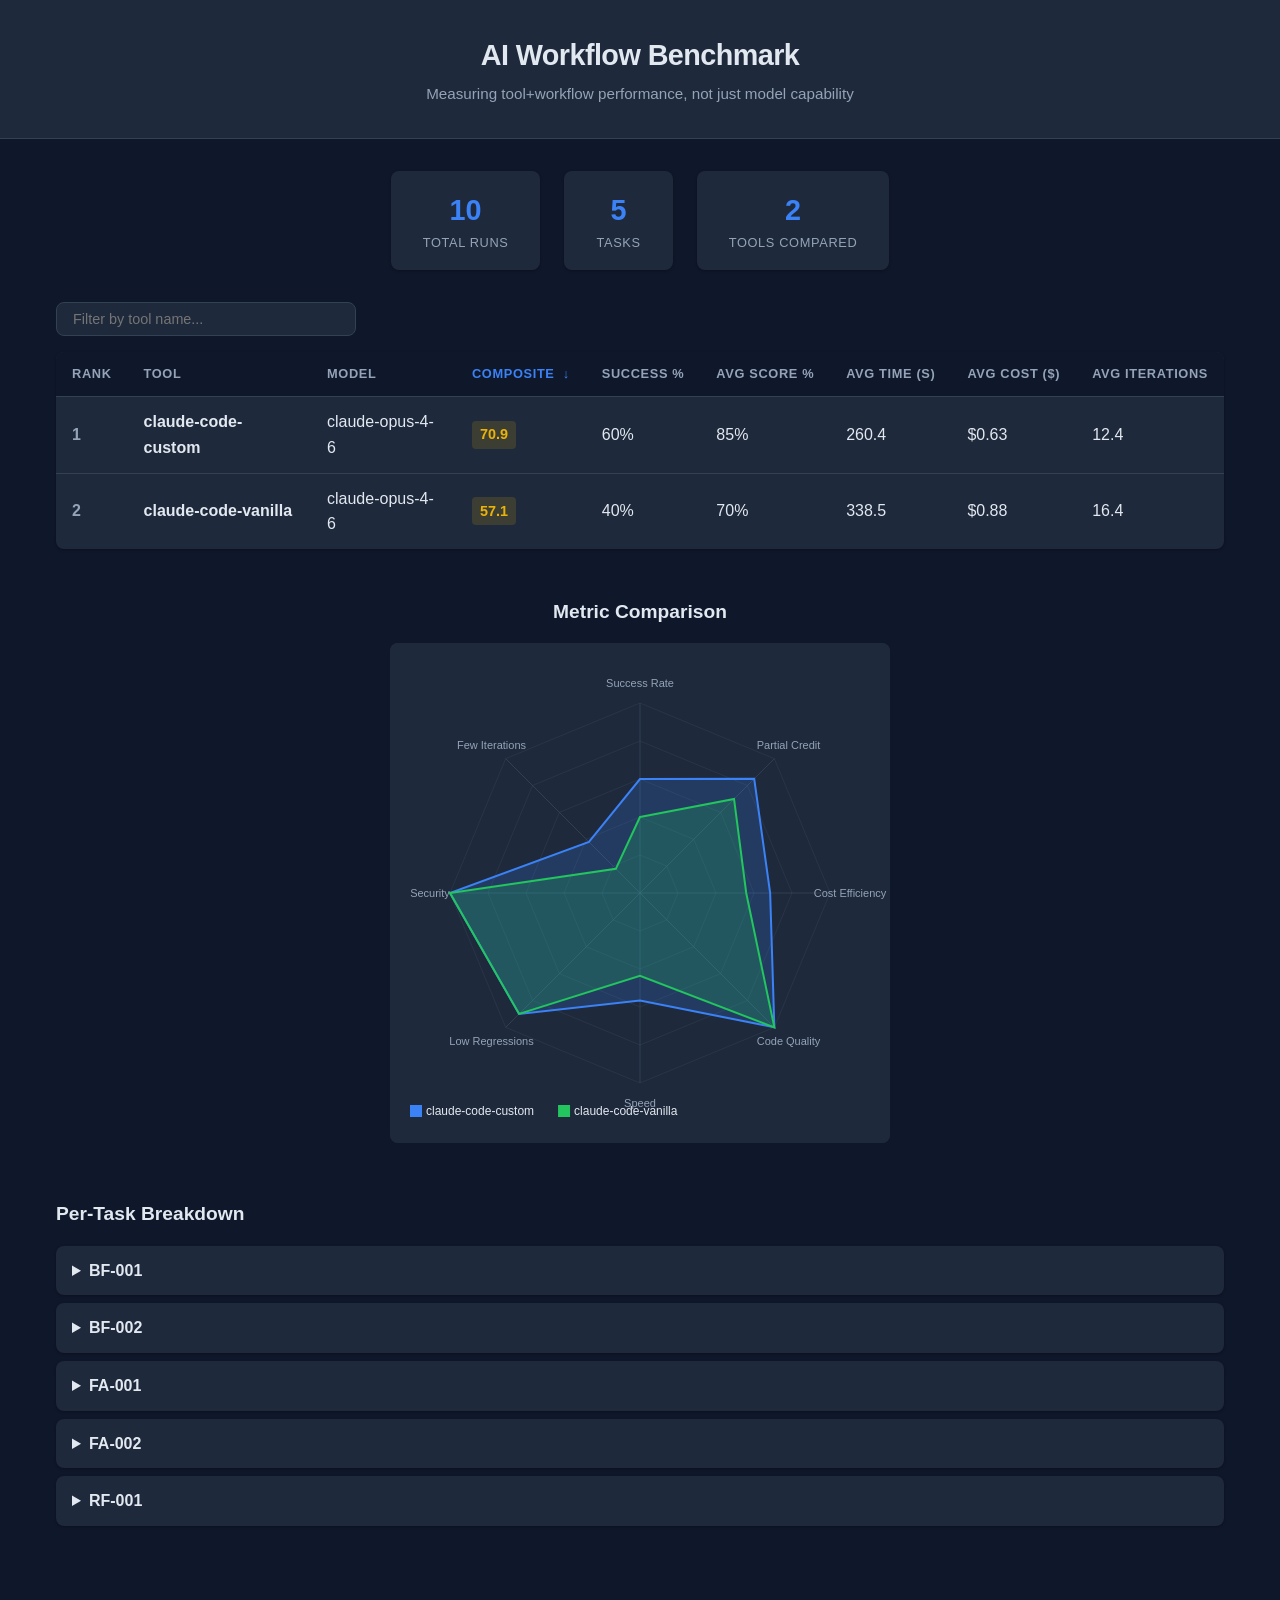
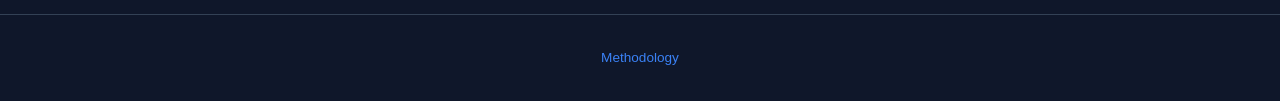
<file: awb/leaderboard/output/index.html>
<!DOCTYPE html>
<html lang="en">
<head>
    <meta charset="UTF-8">
    <meta name="viewport" content="width=device-width, initial-scale=1.0">
    <title>AI Workflow Benchmark - Leaderboard</title>
    <link rel="stylesheet" href="static/style.css">
</head>
<body>
    <header>
        <h1>AI Workflow Benchmark</h1>
        <p class="subtitle">Measuring tool+workflow performance, not just model capability</p>
    </header>

    <div class="container">
        <div class="stats-bar">
            <div class="stat">
                <span class="stat-value">10</span>
                <span class="stat-label">Total Runs</span>
            </div>
            <div class="stat">
                <span class="stat-value">5</span>
                <span class="stat-label">Tasks</span>
            </div>
            <div class="stat">
                <span class="stat-value">2</span>
                <span class="stat-label">Tools Compared</span>
            </div>
        </div>

        
        <div class="controls">
            <input type="text" id="filter-input" placeholder="Filter by tool name..." class="filter-input">
        </div>

        <div class="table-wrapper">
            <table id="leaderboard-table">
                <thead>
                    <tr>
                        <th data-sort="rank">Rank</th>
                        <th data-sort="tool">Tool</th>
                        <th data-sort="model">Model</th>
                        <th data-sort="composite" class="sort-active sort-desc">Composite</th>
                        <th data-sort="success">Success %</th>
                        <th data-sort="score">Avg Score %</th>
                        <th data-sort="time">Avg Time (s)</th>
                        <th data-sort="cost">Avg Cost ($)</th>
                        <th data-sort="iterations">Avg Iterations</th>
                    </tr>
                </thead>
                <tbody>
                    
                    <tr data-tool="claude-code-custom">
                        <td class="rank">1</td>
                        <td class="tool-name">claude-code-custom</td>
                        <td>claude-opus-4-6</td>
                        <td><span class="score-badge score-mid" data-target="70.9">0</span></td>
                        <td><span data-target="60.0">0</span>%</td>
                        <td><span data-target="85.0">0</span>%</td>
                        <td>260.4</td>
                        <td>$0.63</td>
                        <td>12.4</td>
                    </tr>
                    
                    <tr data-tool="claude-code-vanilla">
                        <td class="rank">2</td>
                        <td class="tool-name">claude-code-vanilla</td>
                        <td>claude-opus-4-6</td>
                        <td><span class="score-badge score-mid" data-target="57.1">0</span></td>
                        <td><span data-target="40.0">0</span>%</td>
                        <td><span data-target="70.0">0</span>%</td>
                        <td>338.5</td>
                        <td>$0.88</td>
                        <td>16.4</td>
                    </tr>
                    
                </tbody>
            </table>
        </div>

        <div class="chart-section">
            <h2>Metric Comparison</h2>
            <canvas id="radar-chart" width="500" height="500"></canvas>
        </div>

        
        <div class="breakdown-section">
            <h2>Per-Task Breakdown</h2>
            
            <details>
                <summary>BF-001</summary>
                <div class="task-detail">
                    <table class="detail-table">
                        <thead>
                            <tr>
                                <th>Tool</th>
                                <th>Success</th>
                                <th>Score</th>
                                <th>Time (s)</th>
                                <th>Cost ($)</th>
                            </tr>
                        </thead>
                        <tbody>
                            
                            <tr>
                                <td>claude-code-custom</td>
                                <td><span class="pass">PASS</span></td>
                                <td>100/100</td>
                                <td>187.3</td>
                                <td>$0.38</td>
                            </tr>
                            
                            <tr>
                                <td>claude-code-vanilla</td>
                                <td><span class="pass">PASS</span></td>
                                <td>85/100</td>
                                <td>243.5</td>
                                <td>$0.53</td>
                            </tr>
                            
                        </tbody>
                    </table>
                </div>
            </details>
            
            <details>
                <summary>BF-002</summary>
                <div class="task-detail">
                    <table class="detail-table">
                        <thead>
                            <tr>
                                <th>Tool</th>
                                <th>Success</th>
                                <th>Score</th>
                                <th>Time (s)</th>
                                <th>Cost ($)</th>
                            </tr>
                        </thead>
                        <tbody>
                            
                            <tr>
                                <td>claude-code-custom</td>
                                <td><span class="fail">FAIL</span></td>
                                <td>70/100</td>
                                <td>342.1</td>
                                <td>$0.89</td>
                            </tr>
                            
                            <tr>
                                <td>claude-code-vanilla</td>
                                <td><span class="fail">FAIL</span></td>
                                <td>55/100</td>
                                <td>444.7</td>
                                <td>$1.25</td>
                            </tr>
                            
                        </tbody>
                    </table>
                </div>
            </details>
            
            <details>
                <summary>FA-001</summary>
                <div class="task-detail">
                    <table class="detail-table">
                        <thead>
                            <tr>
                                <th>Tool</th>
                                <th>Success</th>
                                <th>Score</th>
                                <th>Time (s)</th>
                                <th>Cost ($)</th>
                            </tr>
                        </thead>
                        <tbody>
                            
                            <tr>
                                <td>claude-code-custom</td>
                                <td><span class="pass">PASS</span></td>
                                <td>95/100</td>
                                <td>203.7</td>
                                <td>$0.45</td>
                            </tr>
                            
                            <tr>
                                <td>claude-code-vanilla</td>
                                <td><span class="fail">FAIL</span></td>
                                <td>80/100</td>
                                <td>264.8</td>
                                <td>$0.63</td>
                            </tr>
                            
                        </tbody>
                    </table>
                </div>
            </details>
            
            <details>
                <summary>FA-002</summary>
                <div class="task-detail">
                    <table class="detail-table">
                        <thead>
                            <tr>
                                <th>Tool</th>
                                <th>Success</th>
                                <th>Score</th>
                                <th>Time (s)</th>
                                <th>Cost ($)</th>
                            </tr>
                        </thead>
                        <tbody>
                            
                            <tr>
                                <td>claude-code-custom</td>
                                <td><span class="pass">PASS</span></td>
                                <td>100/100</td>
                                <td>156.2</td>
                                <td>$0.31</td>
                            </tr>
                            
                            <tr>
                                <td>claude-code-vanilla</td>
                                <td><span class="pass">PASS</span></td>
                                <td>85/100</td>
                                <td>203.1</td>
                                <td>$0.43</td>
                            </tr>
                            
                        </tbody>
                    </table>
                </div>
            </details>
            
            <details>
                <summary>RF-001</summary>
                <div class="task-detail">
                    <table class="detail-table">
                        <thead>
                            <tr>
                                <th>Tool</th>
                                <th>Success</th>
                                <th>Score</th>
                                <th>Time (s)</th>
                                <th>Cost ($)</th>
                            </tr>
                        </thead>
                        <tbody>
                            
                            <tr>
                                <td>claude-code-custom</td>
                                <td><span class="fail">FAIL</span></td>
                                <td>60/100</td>
                                <td>412.8</td>
                                <td>$1.12</td>
                            </tr>
                            
                            <tr>
                                <td>claude-code-vanilla</td>
                                <td><span class="fail">FAIL</span></td>
                                <td>45/100</td>
                                <td>536.6</td>
                                <td>$1.57</td>
                            </tr>
                            
                        </tbody>
                    </table>
                </div>
            </details>
            
        </div>
        

        
    </div>

    <footer>
        <p><a href="METHODOLOGY.md">Methodology</a></p>
    </footer>

    <script>
        const RESULTS_DATA = [
  {
    "task_id": "BF-001",
    "tool": "claude-code-custom",
    "tool_version": "1.0.42",
    "model": "claude-opus-4-6",
    "run_id": "2026-03-20_sample_run1",
    "timestamp": "2026-03-20T14:30:00Z",
    "outcome": {
      "success": true,
      "partial_credit_score": 100,
      "partial_credit_max": 100,
      "breakdown": []
    },
    "metrics": {
      "wall_clock_seconds": 187.3,
      "iteration_count": 8,
      "human_interventions": 0,
      "tool_calls": {
        "Read": 5,
        "Edit": 3,
        "Bash": 8
      },
      "files_modified": 2,
      "lines_changed": 25
    },
    "cost": {
      "input_tokens": 38000,
      "output_tokens": 7600,
      "estimated_cost_usd": 0.38
    },
    "quality": {
      "lint_delta": 0,
      "security_delta": 0,
      "test_regressions": 0
    },
    "environment": {
      "os": "darwin",
      "hardware": "Apple M3 Max 64GB"
    }
  },
  {
    "task_id": "BF-001",
    "tool": "claude-code-vanilla",
    "tool_version": "1.0.42",
    "model": "claude-opus-4-6",
    "run_id": "2026-03-20_sample_run1",
    "timestamp": "2026-03-20T14:30:00Z",
    "outcome": {
      "success": true,
      "partial_credit_score": 85,
      "partial_credit_max": 100,
      "breakdown": []
    },
    "metrics": {
      "wall_clock_seconds": 243.5,
      "iteration_count": 12,
      "human_interventions": 0,
      "tool_calls": {
        "Read": 5,
        "Edit": 3,
        "Bash": 12
      },
      "files_modified": 2,
      "lines_changed": 25
    },
    "cost": {
      "input_tokens": 53199,
      "output_tokens": 10639,
      "estimated_cost_usd": 0.53
    },
    "quality": {
      "lint_delta": 0,
      "security_delta": 0,
      "test_regressions": 0
    },
    "environment": {
      "os": "darwin",
      "hardware": "Apple M3 Max 64GB"
    }
  },
  {
    "task_id": "BF-002",
    "tool": "claude-code-custom",
    "tool_version": "1.0.42",
    "model": "claude-opus-4-6",
    "run_id": "2026-03-20_sample_run1",
    "timestamp": "2026-03-20T14:30:00Z",
    "outcome": {
      "success": false,
      "partial_credit_score": 70,
      "partial_credit_max": 100,
      "breakdown": []
    },
    "metrics": {
      "wall_clock_seconds": 342.1,
      "iteration_count": 15,
      "human_interventions": 0,
      "tool_calls": {
        "Read": 5,
        "Edit": 3,
        "Bash": 15
      },
      "files_modified": 2,
      "lines_changed": 25
    },
    "cost": {
      "input_tokens": 89000,
      "output_tokens": 17800,
      "estimated_cost_usd": 0.89
    },
    "quality": {
      "lint_delta": 0,
      "security_delta": 0,
      "test_regressions": 1
    },
    "environment": {
      "os": "darwin",
      "hardware": "Apple M3 Max 64GB"
    }
  },
  {
    "task_id": "BF-002",
    "tool": "claude-code-vanilla",
    "tool_version": "1.0.42",
    "model": "claude-opus-4-6",
    "run_id": "2026-03-20_sample_run1",
    "timestamp": "2026-03-20T14:30:00Z",
    "outcome": {
      "success": false,
      "partial_credit_score": 55,
      "partial_credit_max": 100,
      "breakdown": []
    },
    "metrics": {
      "wall_clock_seconds": 444.7,
      "iteration_count": 19,
      "human_interventions": 0,
      "tool_calls": {
        "Read": 5,
        "Edit": 3,
        "Bash": 19
      },
      "files_modified": 2,
      "lines_changed": 25
    },
    "cost": {
      "input_tokens": 124600,
      "output_tokens": 24920,
      "estimated_cost_usd": 1.25
    },
    "quality": {
      "lint_delta": 0,
      "security_delta": 0,
      "test_regressions": 1
    },
    "environment": {
      "os": "darwin",
      "hardware": "Apple M3 Max 64GB"
    }
  },
  {
    "task_id": "FA-001",
    "tool": "claude-code-custom",
    "tool_version": "1.0.42",
    "model": "claude-opus-4-6",
    "run_id": "2026-03-20_sample_run1",
    "timestamp": "2026-03-20T14:30:00Z",
    "outcome": {
      "success": true,
      "partial_credit_score": 95,
      "partial_credit_max": 100,
      "breakdown": []
    },
    "metrics": {
      "wall_clock_seconds": 203.7,
      "iteration_count": 10,
      "human_interventions": 0,
      "tool_calls": {
        "Read": 5,
        "Edit": 3,
        "Bash": 10
      },
      "files_modified": 2,
      "lines_changed": 25
    },
    "cost": {
      "input_tokens": 45000,
      "output_tokens": 9000,
      "estimated_cost_usd": 0.45
    },
    "quality": {
      "lint_delta": 0,
      "security_delta": 0,
      "test_regressions": 0
    },
    "environment": {
      "os": "darwin",
      "hardware": "Apple M3 Max 64GB"
    }
  },
  {
    "task_id": "FA-001",
    "tool": "claude-code-vanilla",
    "tool_version": "1.0.42",
    "model": "claude-opus-4-6",
    "run_id": "2026-03-20_sample_run1",
    "timestamp": "2026-03-20T14:30:00Z",
    "outcome": {
      "success": false,
      "partial_credit_score": 80,
      "partial_credit_max": 100,
      "breakdown": []
    },
    "metrics": {
      "wall_clock_seconds": 264.8,
      "iteration_count": 14,
      "human_interventions": 0,
      "tool_calls": {
        "Read": 5,
        "Edit": 3,
        "Bash": 14
      },
      "files_modified": 2,
      "lines_changed": 25
    },
    "cost": {
      "input_tokens": 63000,
      "output_tokens": 12600,
      "estimated_cost_usd": 0.63
    },
    "quality": {
      "lint_delta": 0,
      "security_delta": 0,
      "test_regressions": 0
    },
    "environment": {
      "os": "darwin",
      "hardware": "Apple M3 Max 64GB"
    }
  },
  {
    "task_id": "FA-002",
    "tool": "claude-code-custom",
    "tool_version": "1.0.42",
    "model": "claude-opus-4-6",
    "run_id": "2026-03-20_sample_run1",
    "timestamp": "2026-03-20T14:30:00Z",
    "outcome": {
      "success": true,
      "partial_credit_score": 100,
      "partial_credit_max": 100,
      "breakdown": []
    },
    "metrics": {
      "wall_clock_seconds": 156.2,
      "iteration_count": 7,
      "human_interventions": 0,
      "tool_calls": {
        "Read": 5,
        "Edit": 3,
        "Bash": 7
      },
      "files_modified": 2,
      "lines_changed": 25
    },
    "cost": {
      "input_tokens": 31000,
      "output_tokens": 6200,
      "estimated_cost_usd": 0.31
    },
    "quality": {
      "lint_delta": 0,
      "security_delta": 0,
      "test_regressions": 0
    },
    "environment": {
      "os": "darwin",
      "hardware": "Apple M3 Max 64GB"
    }
  },
  {
    "task_id": "FA-002",
    "tool": "claude-code-vanilla",
    "tool_version": "1.0.42",
    "model": "claude-opus-4-6",
    "run_id": "2026-03-20_sample_run1",
    "timestamp": "2026-03-20T14:30:00Z",
    "outcome": {
      "success": true,
      "partial_credit_score": 85,
      "partial_credit_max": 100,
      "breakdown": []
    },
    "metrics": {
      "wall_clock_seconds": 203.1,
      "iteration_count": 11,
      "human_interventions": 0,
      "tool_calls": {
        "Read": 5,
        "Edit": 3,
        "Bash": 11
      },
      "files_modified": 2,
      "lines_changed": 25
    },
    "cost": {
      "input_tokens": 43400,
      "output_tokens": 8680,
      "estimated_cost_usd": 0.43
    },
    "quality": {
      "lint_delta": 0,
      "security_delta": 0,
      "test_regressions": 0
    },
    "environment": {
      "os": "darwin",
      "hardware": "Apple M3 Max 64GB"
    }
  },
  {
    "task_id": "RF-001",
    "tool": "claude-code-custom",
    "tool_version": "1.0.42",
    "model": "claude-opus-4-6",
    "run_id": "2026-03-20_sample_run1",
    "timestamp": "2026-03-20T14:30:00Z",
    "outcome": {
      "success": false,
      "partial_credit_score": 60,
      "partial_credit_max": 100,
      "breakdown": []
    },
    "metrics": {
      "wall_clock_seconds": 412.8,
      "iteration_count": 22,
      "human_interventions": 0,
      "tool_calls": {
        "Read": 5,
        "Edit": 3,
        "Bash": 22
      },
      "files_modified": 2,
      "lines_changed": 25
    },
    "cost": {
      "input_tokens": 112000,
      "output_tokens": 22400,
      "estimated_cost_usd": 1.12
    },
    "quality": {
      "lint_delta": 0,
      "security_delta": 0,
      "test_regressions": 0
    },
    "environment": {
      "os": "darwin",
      "hardware": "Apple M3 Max 64GB"
    }
  },
  {
    "task_id": "RF-001",
    "tool": "claude-code-vanilla",
    "tool_version": "1.0.42",
    "model": "claude-opus-4-6",
    "run_id": "2026-03-20_sample_run1",
    "timestamp": "2026-03-20T14:30:00Z",
    "outcome": {
      "success": false,
      "partial_credit_score": 45,
      "partial_credit_max": 100,
      "breakdown": []
    },
    "metrics": {
      "wall_clock_seconds": 536.6,
      "iteration_count": 26,
      "human_interventions": 0,
      "tool_calls": {
        "Read": 5,
        "Edit": 3,
        "Bash": 26
      },
      "files_modified": 2,
      "lines_changed": 25
    },
    "cost": {
      "input_tokens": 156800,
      "output_tokens": 31360,
      "estimated_cost_usd": 1.57
    },
    "quality": {
      "lint_delta": 0,
      "security_delta": 0,
      "test_regressions": 0
    },
    "environment": {
      "os": "darwin",
      "hardware": "Apple M3 Max 64GB"
    }
  }
];
    </script>
    <script src="static/leaderboard.js"></script>
</body>
</html>
</file>
<file: awb/leaderboard/output/static/style.css>
:root {
    --bg: #0f172a;
    --surface: #1e293b;
    --surface-hover: #334155;
    --text: #e2e8f0;
    --text-muted: #94a3b8;
    --accent: #3b82f6;
    --success: #22c55e;
    --warning: #eab308;
    --danger: #ef4444;
    --border: #334155;
    --radius: 8px;
    --shadow: 0 1px 3px rgba(0, 0, 0, 0.3);
}

* {
    margin: 0;
    padding: 0;
    box-sizing: border-box;
}

body {
    background: var(--bg);
    color: var(--text);
    font-family: -apple-system, BlinkMacSystemFont, "Segoe UI", Roboto, "Helvetica Neue", Arial, sans-serif;
    line-height: 1.6;
}

header {
    background: var(--surface);
    padding: 2rem 0;
    text-align: center;
    border-bottom: 1px solid var(--border);
}

header h1 {
    font-size: 1.8rem;
    font-weight: 700;
    letter-spacing: -0.02em;
}

.subtitle {
    color: var(--text-muted);
    margin-top: 0.25rem;
    font-size: 0.95rem;
}

.container {
    max-width: 1200px;
    margin: 0 auto;
    padding: 2rem 1rem;
}

.stats-bar {
    display: flex;
    gap: 1.5rem;
    justify-content: center;
    margin-bottom: 2rem;
}

.stat {
    background: var(--surface);
    padding: 1rem 2rem;
    border-radius: var(--radius);
    text-align: center;
    box-shadow: var(--shadow);
}

.stat-value {
    display: block;
    font-size: 1.8rem;
    font-weight: 700;
    color: var(--accent);
}

.stat-label {
    display: block;
    font-size: 0.8rem;
    color: var(--text-muted);
    text-transform: uppercase;
    letter-spacing: 0.05em;
}

.controls {
    margin-bottom: 1rem;
}

.filter-input {
    background: var(--surface);
    border: 1px solid var(--border);
    color: var(--text);
    padding: 0.5rem 1rem;
    border-radius: var(--radius);
    font-size: 0.9rem;
    width: 100%;
    max-width: 300px;
    outline: none;
    transition: border-color 0.2s;
}

.filter-input:focus {
    border-color: var(--accent);
}

.table-wrapper {
    overflow-x: auto;
    border-radius: var(--radius);
    box-shadow: var(--shadow);
}

table {
    width: 100%;
    border-collapse: collapse;
    background: var(--surface);
}

thead th {
    background: var(--bg);
    padding: 0.75rem 1rem;
    text-align: left;
    font-size: 0.8rem;
    text-transform: uppercase;
    letter-spacing: 0.05em;
    color: var(--text-muted);
    cursor: pointer;
    user-select: none;
    position: sticky;
    top: 0;
    white-space: nowrap;
}

thead th:hover {
    color: var(--text);
}

thead th.sort-active {
    color: var(--accent);
}

thead th.sort-active::after {
    margin-left: 0.25rem;
}

thead th.sort-asc::after {
    content: " ↑";
}

thead th.sort-desc::after {
    content: " ↓";
}

tbody td {
    padding: 0.75rem 1rem;
    border-top: 1px solid var(--border);
    font-variant-numeric: tabular-nums;
}

tbody tr:hover {
    background: var(--surface-hover);
}

.rank {
    font-weight: 700;
    color: var(--text-muted);
}

.tool-name {
    font-weight: 600;
}

.score-badge {
    display: inline-block;
    padding: 0.15rem 0.5rem;
    border-radius: 4px;
    font-weight: 600;
    font-size: 0.9rem;
}

.score-high {
    background: rgba(34, 197, 94, 0.15);
    color: var(--success);
}

.score-mid {
    background: rgba(234, 179, 8, 0.15);
    color: var(--warning);
}

.score-low {
    background: rgba(239, 68, 68, 0.15);
    color: var(--danger);
}

.pass {
    color: var(--success);
    font-weight: 600;
}

.fail {
    color: var(--danger);
    font-weight: 600;
}

.chart-section {
    margin-top: 3rem;
    text-align: center;
}

.chart-section h2 {
    margin-bottom: 1rem;
    font-size: 1.2rem;
}

#radar-chart {
    background: var(--surface);
    border-radius: var(--radius);
    max-width: 100%;
}

.breakdown-section {
    margin-top: 3rem;
}

.breakdown-section h2 {
    margin-bottom: 1rem;
    font-size: 1.2rem;
}

details {
    background: var(--surface);
    border-radius: var(--radius);
    margin-bottom: 0.5rem;
    box-shadow: var(--shadow);
}

summary {
    padding: 0.75rem 1rem;
    cursor: pointer;
    font-weight: 600;
}

summary:hover {
    background: var(--surface-hover);
    border-radius: var(--radius);
}

.task-detail {
    padding: 0 1rem 1rem;
}

.detail-table {
    font-size: 0.9rem;
}

.empty-state {
    text-align: center;
    padding: 4rem 0;
    color: var(--text-muted);
}

.empty-state h2 {
    color: var(--text);
    margin-bottom: 0.5rem;
}

.empty-state pre {
    background: var(--surface);
    display: inline-block;
    padding: 1rem 2rem;
    border-radius: var(--radius);
    margin-top: 1rem;
    text-align: left;
    font-size: 0.9rem;
}

footer {
    text-align: center;
    padding: 2rem;
    color: var(--text-muted);
    font-size: 0.85rem;
    border-top: 1px solid var(--border);
    margin-top: 3rem;
}

footer a {
    color: var(--accent);
    text-decoration: none;
}

footer a:hover {
    text-decoration: underline;
}

@media (max-width: 768px) {
    .stats-bar {
        flex-direction: column;
        align-items: center;
    }

    .stat {
        width: 100%;
        max-width: 200px;
    }

    header h1 {
        font-size: 1.4rem;
    }
}
</file>
